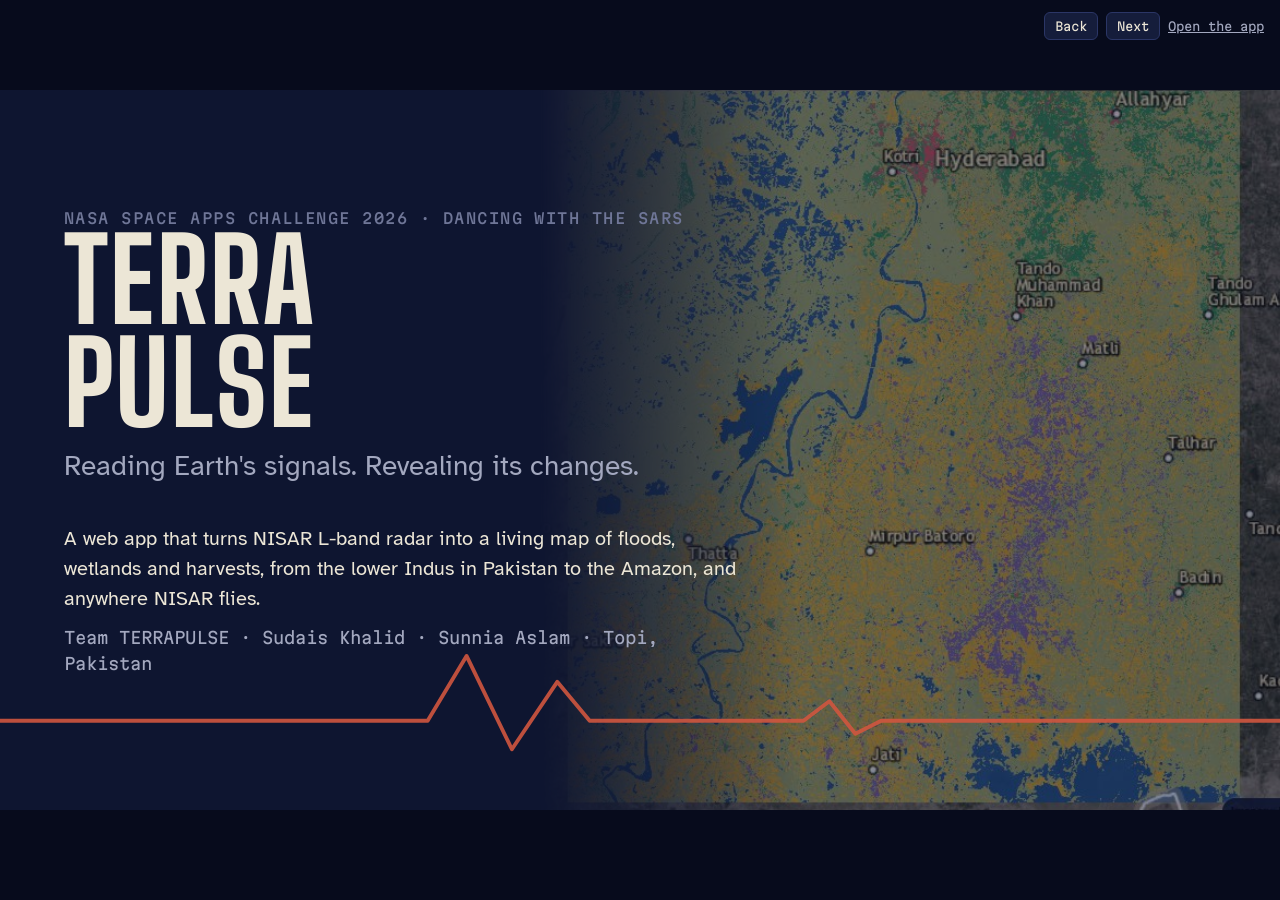
<file: web/slides.html>
<!doctype html>
<html lang="en">
<head>
  <meta charset="utf-8">
  <meta name="viewport" content="width=device-width, initial-scale=1">
  <title>TerraPulse Slides</title>
  <meta name="description" content="Seven-slide summary of TerraPulse, a NISAR radar app for floods, wetlands and crops, NASA Space Apps Challenge 2026.">
  <meta property="og:type" content="website">
  <meta property="og:site_name" content="TerraPulse">
  <meta property="og:title" content="TerraPulse slides">
  <meta property="og:description" content="Seven slides on TerraPulse, a NISAR radar app for floods, wetlands and crops. NASA Space Apps Challenge 2026.">
  <meta property="og:url" content="https://sudais-khalid.github.io/terrapulse/slides.html">
  <meta property="og:image" content="https://sudais-khalid.github.io/terrapulse/assets/social-preview.png">
  <meta property="og:image:width" content="1280">
  <meta property="og:image:height" content="640">
  <meta property="og:image:alt" content="TerraPulse: NISAR radar water map next to a cloud-covered optical image of the same day">
  <meta name="twitter:card" content="summary_large_image">
  <meta name="theme-color" content="#0e1530">
  <link rel="canonical" href="https://sudais-khalid.github.io/terrapulse/slides.html">
  <link rel="preconnect" href="https://fonts.googleapis.com">
  <link rel="preconnect" href="https://fonts.gstatic.com" crossorigin>
  <link href="https://fonts.googleapis.com/css2?family=Atkinson+Hyperlegible:wght@400;700&family=Big+Shoulders+Display:wght@600;800&family=Martian+Mono:wght@400;500&display=swap" rel="stylesheet">
  <style>
    :root {
      --indigo: #0e1530; --panel: #151d3b; --panel-2: #1c2650; --line: #2b3666;
      --ink: #ece6d6; --ink-dim: #a3a8bf; --ink-faint: #6f7697;
      --madder: #d0563f; --water: #4a9df8; --flood: #c45ad8; --veg: #8cc265;
      --display: "Big Shoulders Display", "Arial Narrow", sans-serif;
      --body: "Atkinson Hyperlegible", system-ui, sans-serif;
      --mono: "Martian Mono", ui-monospace, monospace;
      color-scheme: dark;
    }
    * { box-sizing: border-box; }
    html, body { margin: 0; height: 100%; background: #070b1c; color: var(--ink); font-family: var(--body); }
    .deck { height: 100%; display: grid; place-items: center; }
    .slide {
      width: min(100vw, calc(100vh * 16 / 9)); aspect-ratio: 16 / 9; background: var(--indigo);
      position: relative; overflow: hidden; display: none; padding: 4.2% 5% 4.6%; font-size: min(1.6vw, 2.85vh);
    }
    .slide.on { display: grid; }
    .kicker { font: 500 0.72em/1.3 var(--mono); color: var(--ink-faint); text-transform: uppercase; letter-spacing: .1em; }
    h1, h2 { font-family: var(--display); font-weight: 800; text-transform: uppercase; margin: 0; letter-spacing: .02em; }
    h1 { font-size: 5.6em; line-height: .9; }
    h2 { font-size: 2.6em; line-height: .95; margin: .25em 0 .5em; }
    p, li { font-size: 1em; line-height: 1.45; margin: 0 0 .55em; }
    ul { margin: 0; padding-left: 1.1em; }
    li { margin-bottom: .45em; }
    b { color: #fff; }
    .num { font: 800 2.4em/1 var(--display); }
    .mono { font-family: var(--mono); font-size: .8em; color: var(--ink-dim); }
    .two { display: grid; grid-template-columns: 1fr 1.25fr; gap: 4%; align-items: center; height: 100%; }
    .shot { width: 100%; border-radius: .6em; border: 1px solid var(--line); box-shadow: 0 1em 3em rgba(0,0,0,.45); display: block; }
    .stat-row { display: grid; grid-template-columns: repeat(3, 1fr); gap: .8em; margin: .8em 0 1em; }
    .stat { border-top: 2px solid var(--line); padding-top: .4em; }
    .stat span { display: block; color: var(--ink-dim); font-size: .78em; line-height: 1.3; margin-top: .2em; }
    .flow { display: flex; flex-wrap: wrap; gap: .45em; align-items: center; margin: .6em 0 1em; }
    .flow span { background: var(--panel-2); border: 1px solid var(--line); border-radius: 999px; padding: .32em .8em; font-size: .82em; }
    .flow i { color: var(--madder); font-style: normal; }
    .pulse-line { position: absolute; left: 0; right: 0; bottom: 7%; height: 18%; opacity: .9; }
    .title-bg { position: absolute; inset: 0 0 0 42%; background: url(assets/shots/rhythm_map.jpg) center/cover; opacity: .55;
      mask-image: linear-gradient(90deg, transparent, #000 35%); -webkit-mask-image: linear-gradient(90deg, transparent, #000 35%); }
    .title-wrap { position: relative; align-self: center; max-width: 60%; }
    .tag { font-size: 1.35em; color: var(--ink-dim); margin: .4em 0 1.4em; }
    .team { font: 400 .8em/1.6 var(--mono); color: var(--ink-dim); }
    .foot { position: absolute; left: 5%; right: 5%; bottom: 3%; display: flex; justify-content: space-between; font: 400 .62em var(--mono); color: var(--ink-faint); }
    .legend-dot { display: inline-block; width: .7em; height: .7em; border-radius: 2px; margin-right: .3em; vertical-align: middle; }
    .controls { position: fixed; top: 12px; right: 16px; display: flex; gap: 8px; font: 400 12px var(--mono); color: var(--ink-faint); }
    .controls button { background: var(--panel); color: var(--ink); border: 1px solid var(--line); border-radius: 6px; padding: 6px 10px; cursor: pointer; font: inherit; }
    .controls a { color: var(--ink-dim); align-self: center; }
    @media print {
      @page { size: 1280px 720px; margin: 0; }
      body { background: var(--indigo); }
      .deck { display: block; }
      .slide { display: grid !important; width: 1280px; height: 720px; font-size: 20px; page-break-after: always; break-after: page; }
      .controls { display: none; }
    }
    @media (prefers-reduced-motion: no-preference) { .slide.on { animation: in .35s ease-out; } @keyframes in { from { opacity: 0; transform: translateY(6px); } } }
  </style>
</head>
<body>
<main class="deck" id="deck">

  <!-- 1. Title -->
  <section class="slide on" aria-label="Slide 1 of 7: title">
    <div class="title-bg" aria-hidden="true"></div>
    <div class="title-wrap">
      <div class="kicker">NASA Space Apps Challenge 2026 · Dancing with the SARs</div>
      <h1>Terra<br>Pulse</h1>
      <p class="tag">Reading Earth's signals. Revealing its changes.</p>
      <p>A web app that turns NISAR L-band radar into a living map of floods, wetlands and harvests, from the lower Indus in Pakistan to the Amazon, and anywhere NISAR flies.</p>
      <p class="team">Team TERRAPULSE · Sudais Khalid · Sunnia Aslam · Topi, Pakistan</p>
    </div>
    <svg class="pulse-line" viewBox="0 0 1000 100" preserveAspectRatio="none" aria-hidden="true"><path d="M0 70 H330 L360 20 L395 92 L430 40 L455 70 H620 L640 55 L660 80 L680 70 H1000" fill="none" stroke="#d0563f" stroke-width="3" stroke-linejoin="round"/></svg>
  </section>

  <!-- 2. Problem -->
  <section class="slide" aria-label="Slide 2 of 7: the problem">
    <div class="two">
      <div>
        <div class="kicker">The problem</div>
        <h2>The monsoon hides what matters</h2>
        <ul>
          <li>Floods, wetlands and rice fields in Sindh change <b>week by week</b>, exactly when <b>monsoon clouds</b> blind optical satellites.</li>
          <li>On <b>7 July 2026</b> NASA MODIS saw mostly cloud over the delta. NISAR, the same day, mapped every flooded field.</li>
          <li>Radar data is powerful but hard to read: HDF5 files of <b>6 to 9 GB</b> each, decibels, polarisations.</li>
          <li>Disaster managers, farmers and teachers need <b>a map and a number</b>, not a file.</li>
        </ul>
      </div>
      <img class="shot" src="assets/shots/clouds.jpg" alt="Left: NISAR water map of the lower Indus on 7 July 2026. Right: MODIS optical image of the same day, mostly cloud.">
    </div>
    <div class="foot"><span>TerraPulse</span><span>2 / 7</span></div>
  </section>

  <!-- 3. Data -->
  <section class="slide" aria-label="Slide 3 of 7: data">
    <div>
      <div class="kicker">NASA data</div>
      <h2>A year of radar, read in minutes</h2>
      <div class="stat-row">
        <div class="stat"><div class="num">28</div><span>NISAR GCOV passes over the lower Indus, Nov 2025 to Oct 2026, one processing version</span></div>
        <div class="stat"><div class="num">10</div><span>NISAR passes over the Amazon at Manaus, Jun to Nov 2026</span></div>
        <div class="stat"><div class="num">~2 MB</div><span>per pass for the browser, from a 6 to 9 GB NISAR file: we stream only the study area's compressed chunks</span></div>
      </div>
      <div class="flow"><span>ASF DAAC archive</span><i>→</i><span>parallel HDF5 chunk streaming</span><i>→</i><span>NISAR validity mask</span><i>→</i><span>100 m grid</span><i>→</i><span>calibrated water, flooded vegetation, rhythm</span><i>→</i><span>web app</span></div>
      <ul>
        <li><b>NISAR L2 GCOV</b> (NASA/JPL and ISRO, ASF DAAC): HH and HV backscatter, terrain corrected.</li>
        <li><b>GPM IMERG</b> daily rainfall · <b>NASA GIBS</b> NISAR worldwide mosaics · <b>MODIS</b> and <b>HLS</b> optical for comparison · <b>ASF Search API</b> to find passes anywhere.</li>
      </ul>
    </div>
    <div class="foot"><span>TerraPulse</span><span>3 / 7</span></div>
  </section>

  <!-- 4. Method -->
  <section class="slide" aria-label="Slide 4 of 7: how it works">
    <div class="two">
      <div>
        <div class="kicker">The science</div>
        <h2>Calibrated, checked, honest</h2>
        <ul>
          <li><b>Open water</b>: HH and HV thresholds chosen per radar mode to best separate a permanent lake (Keenjhar) from dry desert (Jhimpir). A field that turns 3 dB darker than its own normal counts as newly flooded.</li>
          <li><b>Flooded vegetation</b>: L-band passes through the canopy and double-bounces off stems standing in water, so HH jumps.</li>
          <li><b>Wind check</b>: when the reference lake stops looking like water, the pass is flagged, not misread as drought.</li>
          <li><b>Surface rhythm</b>: k-means on each pixel's yearly signal, named by physical rules.</li>
        </ul>
      </div>
      <div>
        <div class="stat-row" style="grid-template-columns:1fr 1fr">
          <div class="stat"><div class="num">88 to 104</div><span>km² Keenjhar Lake on 24 of 28 passes (median 92)</span></div>
          <div class="stat"><div class="num">14.5 to 18.4</div><span>km² Haleji Lake, an independent check, not used to calibrate</span></div>
          <div class="stat"><div class="num">~1 dB</div><span>brighter dark targets in the 40 MHz mode, corrected per mode</span></div>
          <div class="stat"><div class="num">12 to 17%</div><span>of desert pixels pass the water test: a stated limit</span></div>
        </div>
      </div>
    </div>
    <div class="foot"><span>TerraPulse</span><span>4 / 7</span></div>
  </section>

  <!-- 5. Findings -->
  <section class="slide" aria-label="Slide 5 of 7: findings">
    <div class="two">
      <div>
        <div class="kicker">What the radar saw</div>
        <h2>A rice waltz and a flood pulse</h2>
        <ul>
          <li><b>7 July</b>: left-bank fields flood for rice transplanting, open water jumps by <b>87 km²</b> in 24 days.</li>
          <li><b>17 September</b>: rice standing in water peaks at <b>1,218 km²</b> across the area, <b>+217 km²</b> on the left bank in 24 days.</li>
          <li><b>October</b>: the purple fades as the harvest comes in.</li>
          <li>After the <b>early August</b> monsoon rain, the Badin coastal lagoons gained about <b>62 km²</b> of open water.</li>
          <li><b>14 April</b>: wind roughened Keenjhar Lake; flagged, not mistaken for drying.</li>
          <li><b>Amazon at Manaus</b>: from 5 July to 2 November open water fell <b>20%</b> (1,002 to 800 km²) and the Careiro várzea lost <b>42%</b> of its water, despite 175 mm of local rain.</li>
        </ul>
      </div>
      <img class="shot" src="assets/shots/rice.jpg" alt="Flooded vegetation in purple across the left-bank rice belt on 17 September 2026, with the timeline below.">
    </div>
    <div class="foot"><span>TerraPulse</span><span>5 / 7</span></div>
  </section>

  <!-- 6. App -->
  <section class="slide" aria-label="Slide 6 of 7: the app">
    <div class="two">
      <div>
        <div class="kicker">The app</div>
        <h2>Watch the land dance</h2>
        <ul>
          <li><b>Story</b>: chapters whose numbers are computed live from the data.</li>
          <li><b>Pulse strip</b>: open water, flooded vegetation and rainfall for every pass. Press play, or <b>listen</b>: the year becomes music.</li>
          <li><b>Compare</b> two passes, or radar against the <b>optical image of the same day</b>.</li>
          <li><b>Measure</b> any area, click any pixel for its history, <b>download CSV</b>.</li>
          <li><b>Anywhere on Earth</b>: NISAR mosaics and pass dates for any point.</li>
        </ul>
      </div>
      <img class="shot" src="assets/shots/area.jpg" alt="Explore mode showing what changed between two passes, with an area analysis chart.">
    </div>
    <div class="foot"><span>TerraPulse</span><span>6 / 7</span></div>
  </section>

  <!-- 7. Impact -->
  <section class="slide" aria-label="Slide 7 of 7: impact">
    <div class="two">
      <div>
        <div class="kicker">Impact</div>
        <h2>From one delta to every river</h2>
        <ul>
          <li><b>Disaster managers</b> (PDMA Sindh): where water stood after a storm, even under cloud.</li>
          <li><b>Irrigation and agriculture</b>: when rice was flooded, grown and harvested, field by field.</li>
          <li><b>Wetland managers</b>: Ramsar lakes and lagoons, pass by pass.</li>
          <li><b>Teachers and the public</b>: radar explained in plain words and sound.</li>
          <li><b>Scales</b>: a new site is a few lines of config and one Colab run. Open source (Apache 2.0) and open data (a STAC catalog of every layer).</li>
        </ul>
        <p class="mono" style="margin-top:1em">Live app: <a href="index.html" style="color:var(--water)">TerraPulse</a> · code and notebook: <a href="https://github.com/sudais-khalid/terrapulse" style="color:var(--water)">github.com/sudais-khalid/terrapulse</a></p>
      </div>
      <img class="shot" src="assets/shots/world.jpg" alt="NISAR worldwide mosaic over the Amazon at Manaus with a list of NISAR pass dates.">
    </div>
    <div class="foot"><span>TerraPulse · Team TERRAPULSE</span><span>7 / 7</span></div>
  </section>
</main>

<div class="controls" aria-label="Slide controls">
  <button id="prev" aria-label="Previous slide">Back</button>
  <button id="next" aria-label="Next slide">Next</button>
  <a href="index.html">Open the app</a>
</div>

<script>
  const slides = [...document.querySelectorAll(".slide")];
  let i = Math.max(0, Math.min(slides.length - 1, (parseInt(location.hash.slice(1)) || 1) - 1));
  const show = (k) => {
    i = Math.max(0, Math.min(slides.length - 1, k));
    slides.forEach((s, j) => s.classList.toggle("on", j === i));
    history.replaceState(null, "", "#" + (i + 1));
  };
  document.getElementById("prev").onclick = () => show(i - 1);
  document.getElementById("next").onclick = () => show(i + 1);
  document.addEventListener("keydown", (e) => {
    if (["ArrowRight", "PageDown", " "].includes(e.key)) { show(i + 1); e.preventDefault(); }
    if (["ArrowLeft", "PageUp"].includes(e.key)) { show(i - 1); e.preventDefault(); }
  });
  document.getElementById("deck").addEventListener("click", (e) => { if (!e.target.closest("a")) show(i + 1); });
  show(i);
</script>
</body>
</html>
</file>
